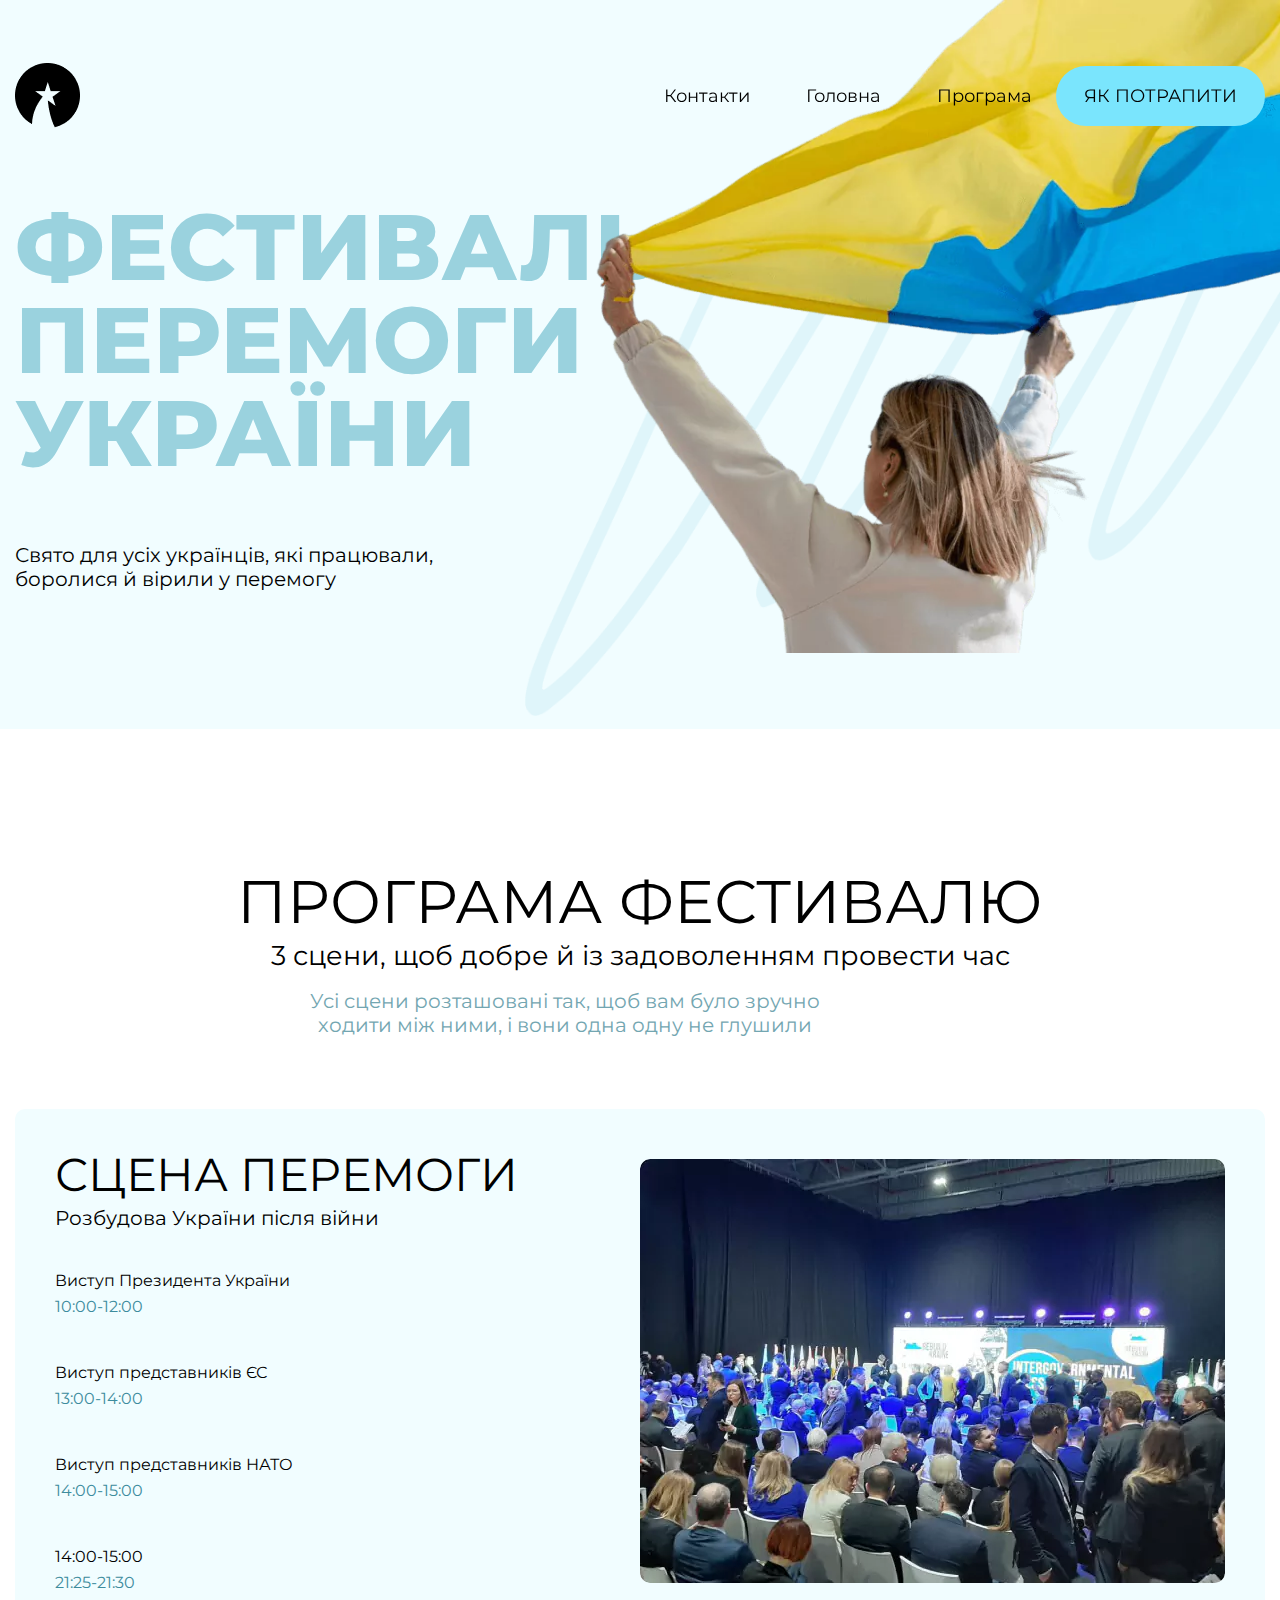
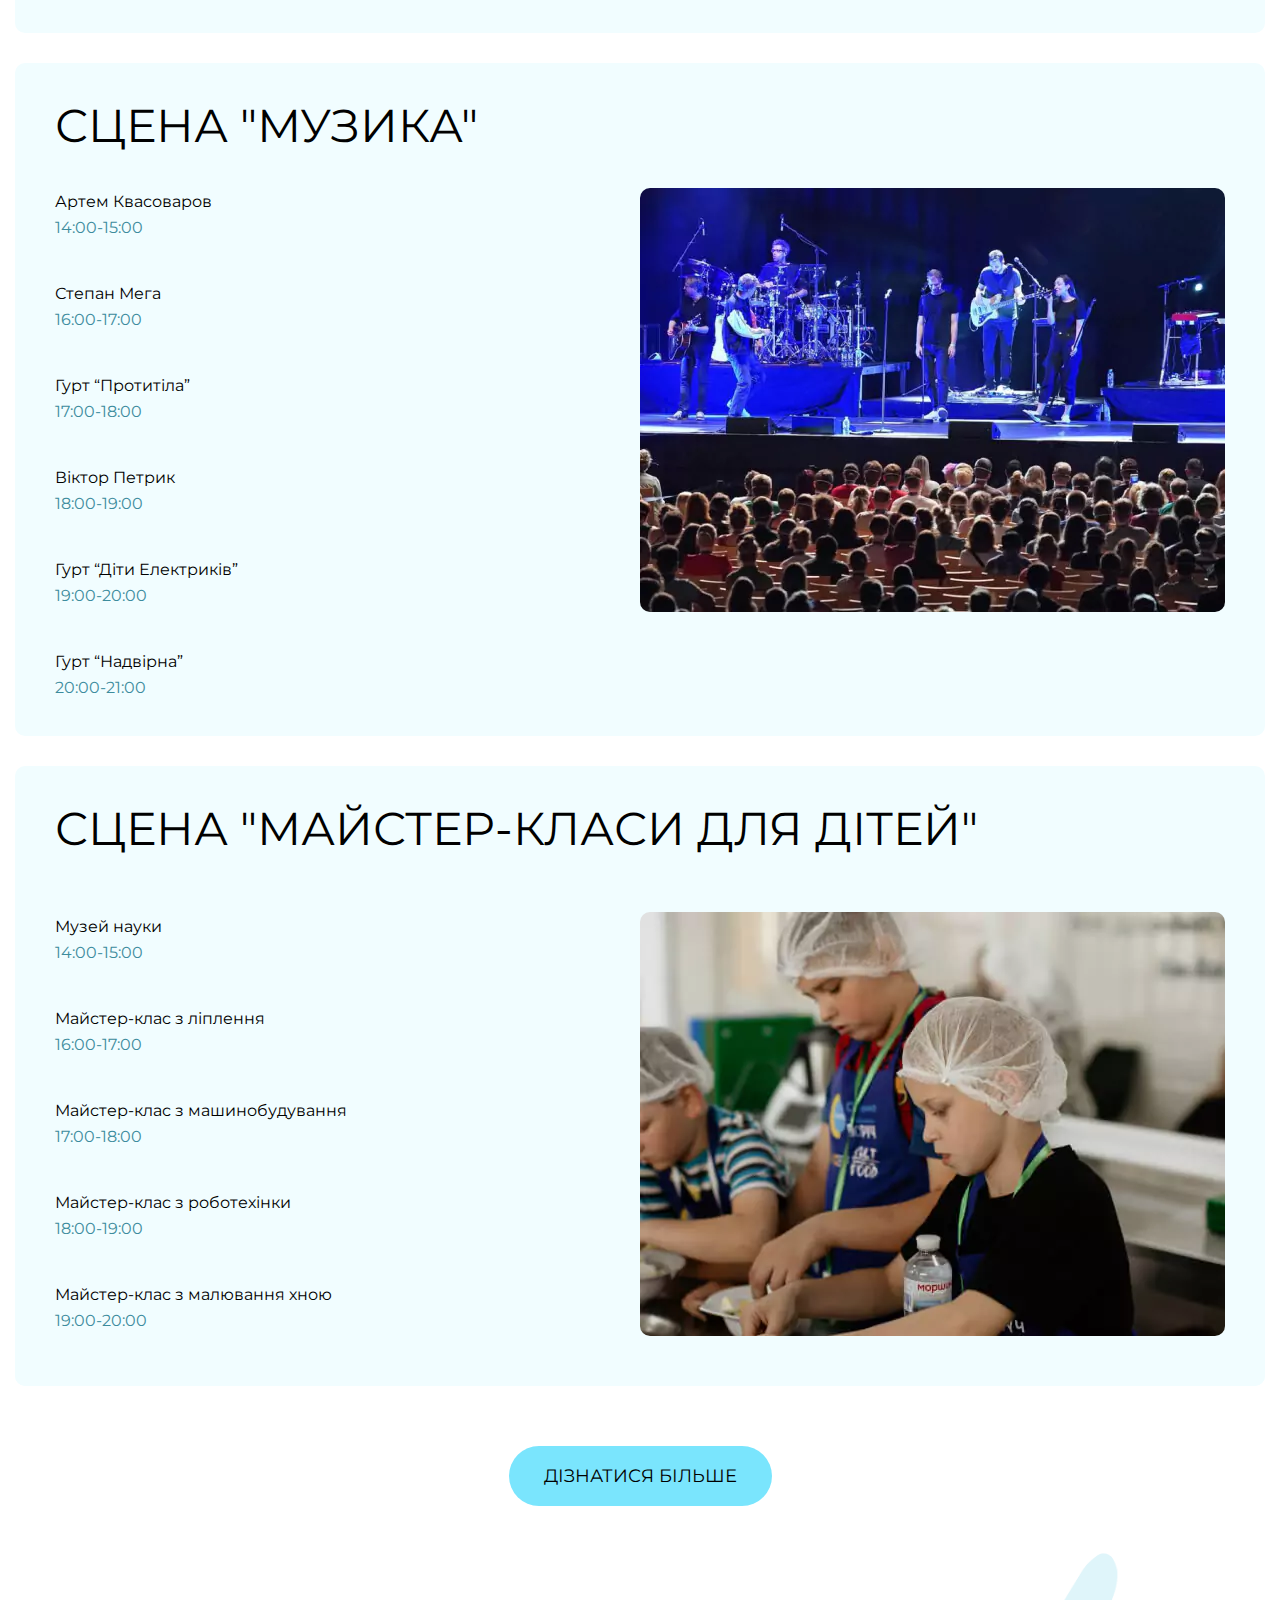
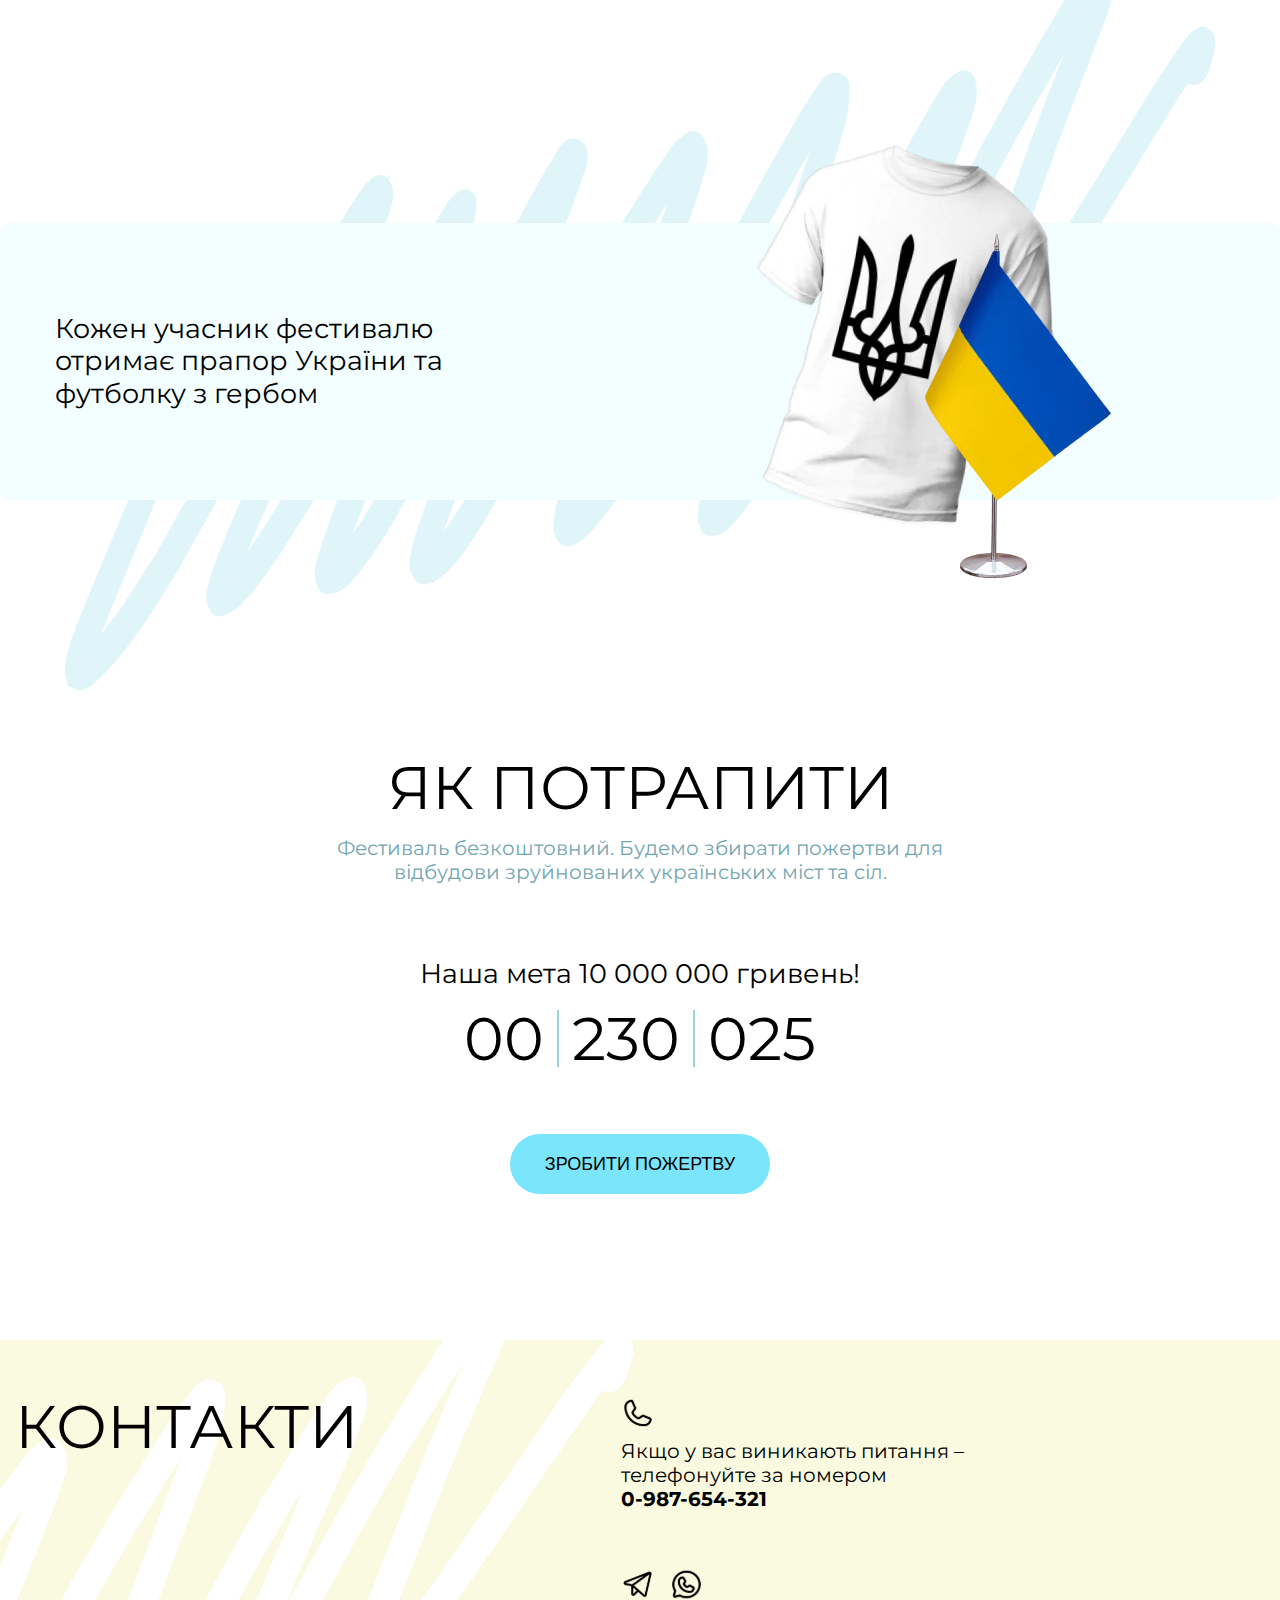
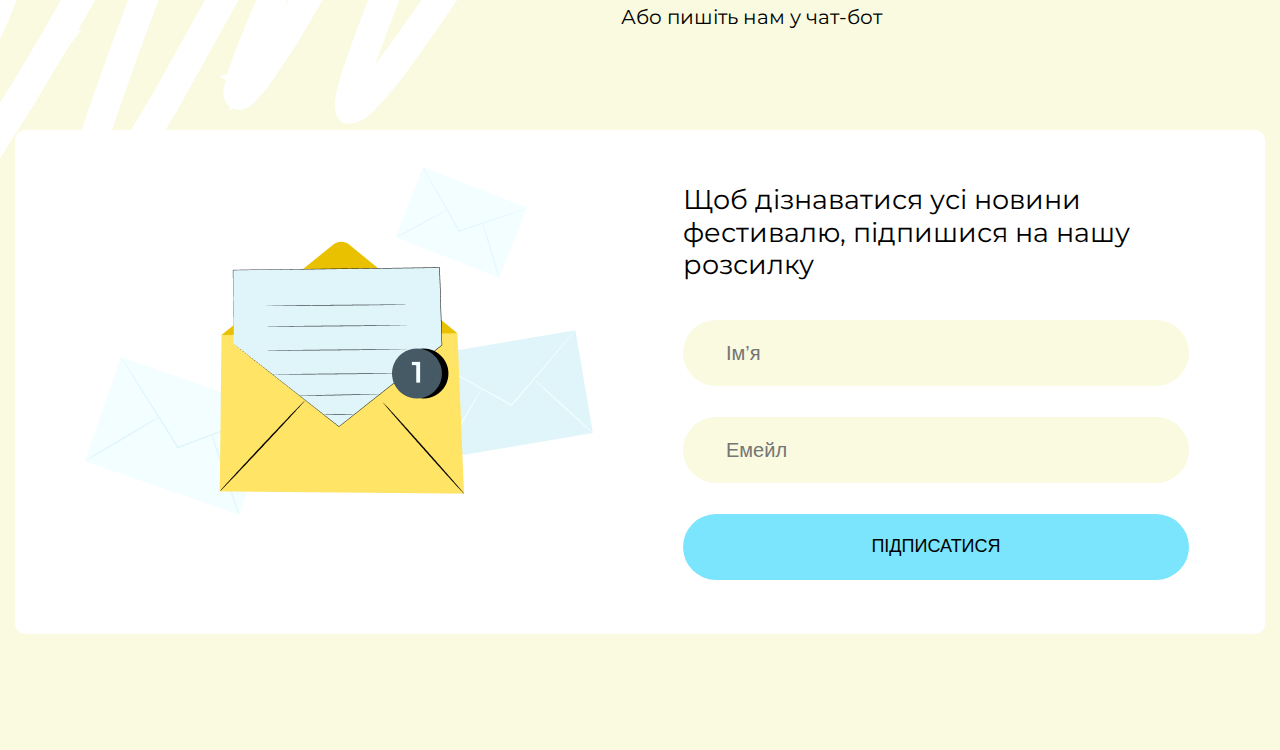
<file: index.html>
<!DOCTYPE html>
<html lang="uk">
  <head>
    <meta charset="UTF-8" />
    <meta http-equiv="X-UA-Compatible" content="IE=edge" />
    <meta name="viewport" content="width=device-width, initial-scale=1.0" />
    <title>Фестиваль перемоги України</title>
    <link rel="stylesheet" href="./assets/reset.css" />
    <link rel="stylesheet" href="./assets/style.css" />
  </head>

  <body>
    <header class="site-header">
      <div class="container">
        <div class="wrapper_header">
          <img class="logo" src="./assets/icons/Subtract.png" alt="logo" />
          <ul class="menu-list">
            <li class="menu-item">
              <a href="#contacts">Контакти</a>
            </li>
            <li class="menu-item">
              <a href="/">Головна</a>
            </li>
            <li class="menu-item">
              <a href="#programm">Програма</a>
            </li>
            <li class="menu-item menu-button"><a href="#">Як потрапити</a></li>
          </ul>
        </div>
      </div>
    </header>

    <main>
      <section class="first-screen">
        <div class="container">
          <div class="first-screen_content">
            <h1 class="first-screen_title">Фестиваль Перемоги України</h1>
            <p class="first-screen_text">
              Свято для усіх українців, які працювали, боролися й вірили у перемогу
            </p>
          </div>
        </div>
        <div class="first-screen_img">
          <picture>
            <source srcset="./assets/img/woman.webp" type="image/webp" />
            <img src="./assets/img/woman.png" alt="woman" />
          </picture>
        </div>
      </section>

      <section class="programm" id="programm">
        <div class="programm_container container">
          <h2 class="programm_title">Програма фестивалю</h2>
          <div class="programm_label">
            <h3 class="label_title">3 сцени, щоб добре й із задоволенням провести час</h3>
            <p class="label_text">
              Усі сцени розташовані так, щоб вам було зручно ходити між ними, і вони одна одну не
              глушили
            </p>
          </div>
          <div class="programm_blocks">
            <div class="block_win">
              <div class="win_content">
                <h3 class="win_title">Сцена Перемоги</h3>
                <p class="win_label">Розбудова України після війни</p>
                <ul class="win_list">
                  <li class="win_list__item">
                    <p class="win_item__text">Виступ Президента України</p>
                    <p class="win_item__time">10:00-12:00</p>
                  </li>
                  <li class="win_list__item">
                    <p class="win_item__text">Виступ представників ЄС</p>
                    <p class="win_item__time">13:00-14:00</p>
                  </li>
                  <li class="win_list__item">
                    <p class="win_item__text">Виступ представників НАТО</p>
                    <p class="win_item__time">14:00-15:00</p>
                  </li>
                  <li class="win_list__item">
                    <p class="win_item__text">14:00-15:00</p>
                    <p class="win_item__time">21:25-21:30</p>
                  </li>
                </ul>
              </div>
              <div class="win_img">
                <picture>
                  <source srcset="./assets/img/scene1.webp" type="image/webp" />
                  <img src="./assets/img/Scene1.jpg" alt="Scene1" />
                </picture>
              </div>
            </div>
            <div class="block_music">
              <div class="music_content">
                <h3 class="music_title">Сцена "Музика"</h3>
                <ul class="music_list">
                  <li class="music_list__item">
                    <p class="music_item__text">Артем Квасоваров</p>
                    <p class="music_item__time">14:00-15:00</p>
                  </li>
                  <li class="music_list__item">
                    <p class="music_item__text">Степан Мега</p>
                    <p class="music_item__time">16:00-17:00</p>
                  </li>
                  <li class="music_list__item">
                    <p class="music_item__text">Гурт “Протитіла”</p>
                    <p class="music_item__time">17:00-18:00</p>
                  </li>
                  <li class="music_list__item">
                    <p class="music_item__text">Віктор Петрик</p>
                    <p class="music_item__time">18:00-19:00</p>
                  </li>
                  <li class="music_list__item">
                    <p class="music_item__text">Гурт “Діти Електриків”</p>
                    <p class="music_item__time">19:00-20:00</p>
                  </li>
                  <li class="music_list__item">
                    <p class="music_item__text">Гурт “Надвірна”</p>
                    <p class="music_item__time">20:00-21:00</p>
                  </li>
                </ul>
              </div>
              <div class="music_img">
                <picture>
                  <source srcset="./assets/img/scene2.webp" type="image/webp" />
                  <img src="./assets/img/Scene2.jpg" alt="Scene2" />
                </picture>
              </div>
            </div>
            <div class="block_master-class">
              <h3 class="master-class_title">Сцена "Майстер-класи для дітей"</h3>
              <div class="wrapper_master-class__content">
                <div class="master-class_content">
                  <ul class="master-class_list">
                    <li class="master-class_item">
                      <p class="master-class_item__text">Музей науки</p>
                      <p class="master-class_item__time">14:00-15:00</p>
                    </li>
                    <li class="master-class_item">
                      <p class="master-class_item__text">Майстер-клас з ліплення</p>
                      <p class="master-class_item__time">16:00-17:00</p>
                    </li>
                    <li class="master-class_item">
                      <p class="master-class_item__text">Майстер-клас з машинобудування</p>
                      <p class="master-class_item__time">17:00-18:00</p>
                    </li>
                    <li class="master-class_item">
                      <p class="master-class_item__text">Майстер-клас з роботехінки</p>
                      <p class="master-class_item__time">18:00-19:00</p>
                    </li>
                    <li class="master-class_item">
                      <p class="master-class_item__text">Майстер-клас з малювання хною</p>
                      <p class="master-class_item__time">19:00-20:00</p>
                    </li>
                  </ul>
                </div>
                <div class="master-class_img">
                  <picture>
                    <source srcset="./assets/img/scene3.webp" type="image/webp" />
                    <img src="./assets/img/Scene3.jpg" alt="Scene3" />
                  </picture>
                </div>
              </div>
            </div>
          </div>
          <a href="#" class="programm_button">Дізнатися більше</a>
        </div>
      </section>

      <section class="present">
        <div class="present_container container">
          <div class="present_text">
            <p>Кожен учасник фестивалю отримає прапор України та футболку з гербом</p>
          </div>
          <div class="present_img">
            <picture class="t-shirt">
              <source srcset="./assets/img/present.webp" type="image/webp" />
              <img src="assets/img/present.png" alt="present" />
            </picture>
            <picture class="flag">
              <source srcset="./assets/img/flag.webp" type="image/webp" />
              <img src="assets/img/flag.png" alt="flag" />
            </picture>
          </div>
        </div>
      </section>

      <section class="target">
        <div class="target_container container">
          <h3 class="target_title">Як потрапити</h3>
          <h4 class="target_label">
            Фестиваль безкоштовний. Будемо збирати пожертви для відбудови зруйнованих українських
            міст та сіл.
          </h4>
          <div class="target_content">
            <p class="content_label">Наша мета 10 000 000 гривень!</p>
            <ul class="content_count">
              <li class="count_item">00</li>
              <li class="count_item">230</li>
              <li class="count_item">025</li>
            </ul>
            <button class="content_button">Зробити пожертву</button>
          </div>
        </div>
      </section>
    </main>
    <footer class="footer" id="contacts">
      <div class="footer_container container">
        <div class="contacts">
          <h3 class="footer_contacts__title">Контакти</h3>
          <div class="footer_contacts__links">
            <div class="box_phone">
              <div class="phone_icon">
                <img src="./assets/icons/Phone.svg" alt="Phone" />
              </div>
              <p class="phone_text">Якщо у вас виникають питання – телефонуйте за номером</p>
              <a href="tel:0987654321" class="phone_link">0-987-654-321</a>
            </div>
            <div class="messengers">
              <div class="messengers__icons">
                <a class="messengers__link" href="#">
                  <img src="./assets/icons/TelegramLogo.svg" alt="TelegramLogo" />
                </a>
                <a class="messengers__link" href="#">
                  <img src="./assets/icons/WhatsappLogo.svg" alt="WhatsappLogo" />
                </a>
              </div>
              <p class="messengers_text">Або пишіть нам у чат-бот</p>
            </div>
          </div>
        </div>
        <div class="subscription">
          <div class="subscription_img">
            <picture>
              <source srcset="./assets/img/email.webp" type="image/webp" />
              <img src="./assets/img/email.png" alt="email" />
            </picture>
          </div>
          <div class="subscription_form">
            <h4 class="form_label">
              Щоб дізнаватися усі новини фестивалю, підпишися на нашу розсилку
            </h4>
            <form action="/" class="form">
              <input class="form_name" type="text" placeholder="Ім’я" name="firstname" />
              <input class="form_email" type="email" name="email" placeholder="Емейл" />
              <button class="form_button">Підписатися</button>
            </form>
          </div>
        </div>
      </div>
    </footer>
  </body>
</html>
</file>
<file: assets/style.css>
@import url('https://fonts.googleapis.com/css2?family=Montserrat:wght@400;700;800&display=swap');
*,
*::before,
*::after {
  padding: 0;
  margin: 0;
  border: 0;
  box-sizing: border-box;
}

html {
  scroll-behavior: smooth;
}

body {
  font-family: 'Montserrat', sans-serif;
  overflow-x: hidden;
  background: url('./img/line.png') top right/59% no-repeat;
}

.container {
  max-width: 80.375rem;
  padding-inline: 0.9375rem;
  margin-inline: auto;
}

.site-header {
  width: 100%;
  position: fixed;
  top: 0;
  margin-top: 3.9375rem;
  z-index: 2;
}

.wrapper_header {
  display: flex;
  flex-direction: row;
  justify-content: space-between;
  align-items: center;
  font-size: 1.25rem;
}

.logo {
  height: 4.0625rem;
  width: 4.0625rem;
  cursor: pointer;
  transition: transform 0.2s ease-in;
}
.logo:hover {
  transform: scale(1.1);
}

a {
  color: inherit;
  text-decoration: none;
}

.menu-list {
  display: flex;
  flex-direction: row;
  align-items: center;
  font-size: 1.125rem;
}

.menu-item {
  transition: color 0.2s ease-in;
}
.menu-item:hover {
  color: #7ae5fd;
}

.menu-item:nth-child(1),
.menu-item:nth-child(2) {
  margin-right: 3.5rem;
}

.menu-item:nth-child(3) {
  margin-right: 1.5rem;
}

.menu-button {
  padding: 1.3125rem 1.75rem;
  background-color: #7ae5fd;
  border-radius: 5.4375rem;
  text-transform: uppercase;
  transition: background-color 0.2s ease-in;
  cursor: pointer;
}
.menu-button:hover {
  background-color: #61bed3;
  color: #000;
}

.first-screen {
  min-height: 45.5625rem;
  background: url('./img/line.png') top right/59% no-repeat, #f1fdff;
  padding-top: 12.5rem;
  position: relative;
  margin-bottom: 4.25rem;
}

.first-screen_content {
  display: inline-block;
}

.first-screen_title {
  font-weight: 800;
  font-size: 5.8125rem;
  text-transform: uppercase;
  color: #9ad2de;
  max-width: 43.625rem;
}
@media screen and (max-width: 1260px) {
  .first-screen_title {
    font-size: 4.5625rem;
  }
}

.first-screen_title:not(:last-child) {
  margin-bottom: 4rem;
}

.first-screen_text {
  max-width: 30.25rem;
  font-size: 1.25rem;
  line-height: 120%;
}

.first-screen_img {
  max-width: 71%;
  position: absolute;
  top: 0;
  right: 0;
}

.first-screen_img img {
  width: 100%;
  height: 100%;
  -o-object-fit: cover;
  object-fit: cover;
}

.programm {
  padding-top: 4.6875rem;
}

.programm_container {
  display: flex;
  flex-direction: column;
  align-items: center;
}

.programm_title {
  font-size: 3.75rem;
  line-height: 100%;
  text-transform: uppercase;
  align-items: center;
}
.programm_title:not(:last-child) {
  margin-bottom: 0.625rem;
}

.programm_label:not(:last-child) {
  margin-bottom: 4.5rem;
}

.label_title {
  font-size: 1.6875rem;
  line-height: 100%;
}
.label_title:not(:last-child) {
  margin-bottom: 1.25rem;
}

.label_text {
  color: #73a6b1;
  font-size: 1.25rem;
  line-height: 120%;
  max-width: 36.75rem;
  text-align: center;
}

.programm_blocks {
  width: 100%;
  display: flex;
  flex-direction: column;
  row-gap: 1.875rem;
}
.programm_blocks:not(:last-child) {
  margin-bottom: 3.75rem;
}

.block_win,
.block_music,
.wrapper_master-class__content {
  background-color: #f1fdff;
  border-radius: 0.625rem;
  overflow: hidden;
  display: flex;
  justify-content: space-between;
  align-items: center;
}

.win_content {
  margin: 2.5rem;
}

.win_title,
.master-class_title,
.music_title {
  font-size: 2.875rem;
  line-height: 100%;
  text-transform: uppercase;
}
.win_title:not(:last-child),
.master-class_title:not(:last-child),
.music_title:not(:last-child) {
  margin-bottom: 0.625rem;
}

.win_label {
  font-size: 1.25rem;
  line-height: 100%;
}
.win_label:not(:last-child) {
  margin-bottom: 2.8125rem;
}

.win_list,
.music_list,
.master-class_list {
  display: flex;
  flex-direction: column;
  row-gap: 3.125rem;
}

.win_item__text,
.win_item__time,
.music_item__text,
.music_item__time,
.master-class_item__text,
.master-class_item__time {
  font-size: 1rem;
  line-height: 100%;
}
.win_item__text:not(:last-child),
.win_item__time:not(:last-child),
.music_item__text:not(:last-child),
.music_item__time:not(:last-child),
.master-class_item__text:not(:last-child),
.master-class_item__time:not(:last-child) {
  margin-bottom: 0.625rem;
}

.win_item__time,
.music_item__time,
.master-class_item__time {
  color: #3d8c9d;
}

.win_img,
.music_img,
.master-class_img {
  margin: 3.125rem 2.5rem;
  flex: 0 1 36.5625rem;
  max-height: 26.5rem;
  border-radius: 0.625rem;
  overflow: hidden;
}
.win_img img,
.music_img img,
.master-class_img img {
  width: 100%;
  height: 100%;
  -o-object-fit: cover;
  object-fit: cover;
}

.music_content,
.master-class_content {
  padding: 2.5rem;
}

.music_title:not(:last-child) {
  margin-bottom: 2.8125rem;
}

.music_img,
.master-class_img {
  padding-block: 0rem;
}

.block_master-class {
  background-color: #f1fdff;
  border-radius: 0.625rem;
  overflow: hidden;
}

.master-class_title {
  margin-bottom: 0rem;
  padding: 2.5rem 2.5rem 0rem;
}

.programm_button,
.content_button {
  padding: 1.3125rem 2.1875rem;
  border-radius: 5.4375rem;
  background-color: #7ae5fd;
  font-size: 1.125rem;
  line-height: 100%;
  text-transform: uppercase;
  transition: background-color 0.2s ease-in;
  cursor: pointer;
}
.programm_button:hover,
.content_button:hover {
  background-color: #61bed3;
  color: #000;
}

.present {
  margin-top: 2.9375rem;
  min-height: 46.125rem;
  background: url('./img/BG_present.png') center center/90% 100% no-repeat;
  padding-top: 16.875rem;
}

.present_container {
  max-height: 17.3125rem;
  background-color: #f2feff;
  border-radius: 0.625rem;
  display: flex;
  align-items: center;
  justify-content: space-between;
}

.present_text {
  max-width: 29.375rem;
  padding: 2.5rem;
  font-size: 1.6875rem;
  line-height: 120%;
}

.present_img {
  position: relative;
}

.t-shirt {
  display: block;
}
.t-shirt img {
  transform: rotate(6deg) translateX(-10.625rem);
}

.flag {
  position: absolute;
  bottom: 0;
  right: 8.5625rem;
}

.target {
  margin-top: 4.25rem;
}

.target_container {
  display: flex;
  flex-direction: column;
  align-items: center;
  text-align: center;
  max-width: 46.5rem;
}

.target_title {
  font-size: 3.75rem;
  text-transform: uppercase;
  line-height: 95%;
}
.target_title:not(:last-child) {
  margin-bottom: 1.25rem;
}

.target_label {
  color: #73a6b1;
  font-size: 1.25rem;
  line-height: 120%;
}
.target_label:not(:last-child) {
  margin-bottom: 4.8125rem;
}

.content_label {
  font-size: 1.6875rem;
  line-height: 97%;
}
.content_label:not(:last-child) {
  margin-bottom: 1.4375rem;
}

.content_count {
  display: flex;
  justify-content: center;
  align-items: center;
}
.content_count:not(:last-child) {
  margin-bottom: 4.1875rem;
}

.count_item {
  font-size: 3.75rem;
  line-height: 95%;
  padding-inline: 0.8125rem;
}
.count_item:not(:last-child) {
  border-right: 0.125rem solid #9ad2de;
}

.footer {
  background: url('./img/line_footer.png') top -5rem left no-repeat, #f9fadf;
  margin-top: 9.125rem;
  padding-block: 3.5625rem 7.25rem;
}

.contacts {
  display: flex;
  justify-content: space-between;
  flex-wrap: wrap;
}
.contacts:not(:last-child) {
  margin-bottom: 6.3125rem;
}

.footer_contacts__title {
  font-size: 3.75rem;
  line-height: 100%;
  text-transform: uppercase;
}

.footer_contacts__links {
  max-width: 27.75rem;
  transform: translateX(-12.5rem);
  margin-left: 12.5rem;
}

.box_phone:not(:last-child) {
  margin-bottom: 3.5625rem;
}

.phone_icon {
  width: 2.0625rem;
  height: 2.0625rem;
}
.phone_icon:not(:last-child) {
  margin-bottom: 0.5625rem;
}
.phone_icon img {
  width: 100%;
  height: 100%;
  -o-object-fit: cover;
  object-fit: cover;
}

.phone_text,
.phone_link,
.messengers_text {
  font-size: 1.25rem;
  line-height: 120%;
}

.phone_link {
  font-weight: 700;
}

.messengers__icons {
  display: flex;
  gap: 1rem;
  align-items: center;
}
.messengers__icons:not(:last-child) {
  margin-bottom: 0.25rem;
}

.messengers__link {
  flex: 0 0 2.0625rem;
  height: 2.0625rem;
}
.messengers__link img {
  width: 100%;
  height: 100%;
  -o-object-fit: cover;
  object-fit: cover;
}

.subscription {
  background-color: #fff;
  border-radius: 0.625rem;
  display: flex;
  justify-content: center;
  flex-wrap: wrap;
}

.subscription_img {
  flex: 0 0 31.75rem;
  max-height: 21.75rem;
  margin: 2.3125rem 2.8125rem 2.3125rem 2.4375rem;
}

.subscription_form {
  margin: 3.375rem 2.8125rem;
  flex: 0 0 31.625rem;
}

.form_label {
  max-width: 28.125rem;
  font-size: 1.6875rem;
  line-height: 120%;
}
.form_label:not(:last-child) {
  margin-bottom: 2.4375rem;
}

.form {
  display: flex;
  gap: 1.9375rem;
  flex-direction: column;
}

.form_name,
.form_email {
  background-color: #f9fadf;
  width: 100%;
  border-radius: 3.8125rem;
  padding: 1.3125rem 2.6875rem;
  font-size: 1.25rem;
  line-height: 120%;
}

.form_button {
  font-size: 1.125rem;
  line-height: 120%;
  border-radius: 3.8125rem;
  background-color: #7ae5fd;
  padding-block: 1.375rem;
  text-transform: uppercase;
  transition: background-color 0.2s ease-in;
  cursor: pointer;
}
.form_button:hover {
  background-color: #61bed3;
  color: #000;
} /*# sourceMappingURL=style.css.map */
</file>
